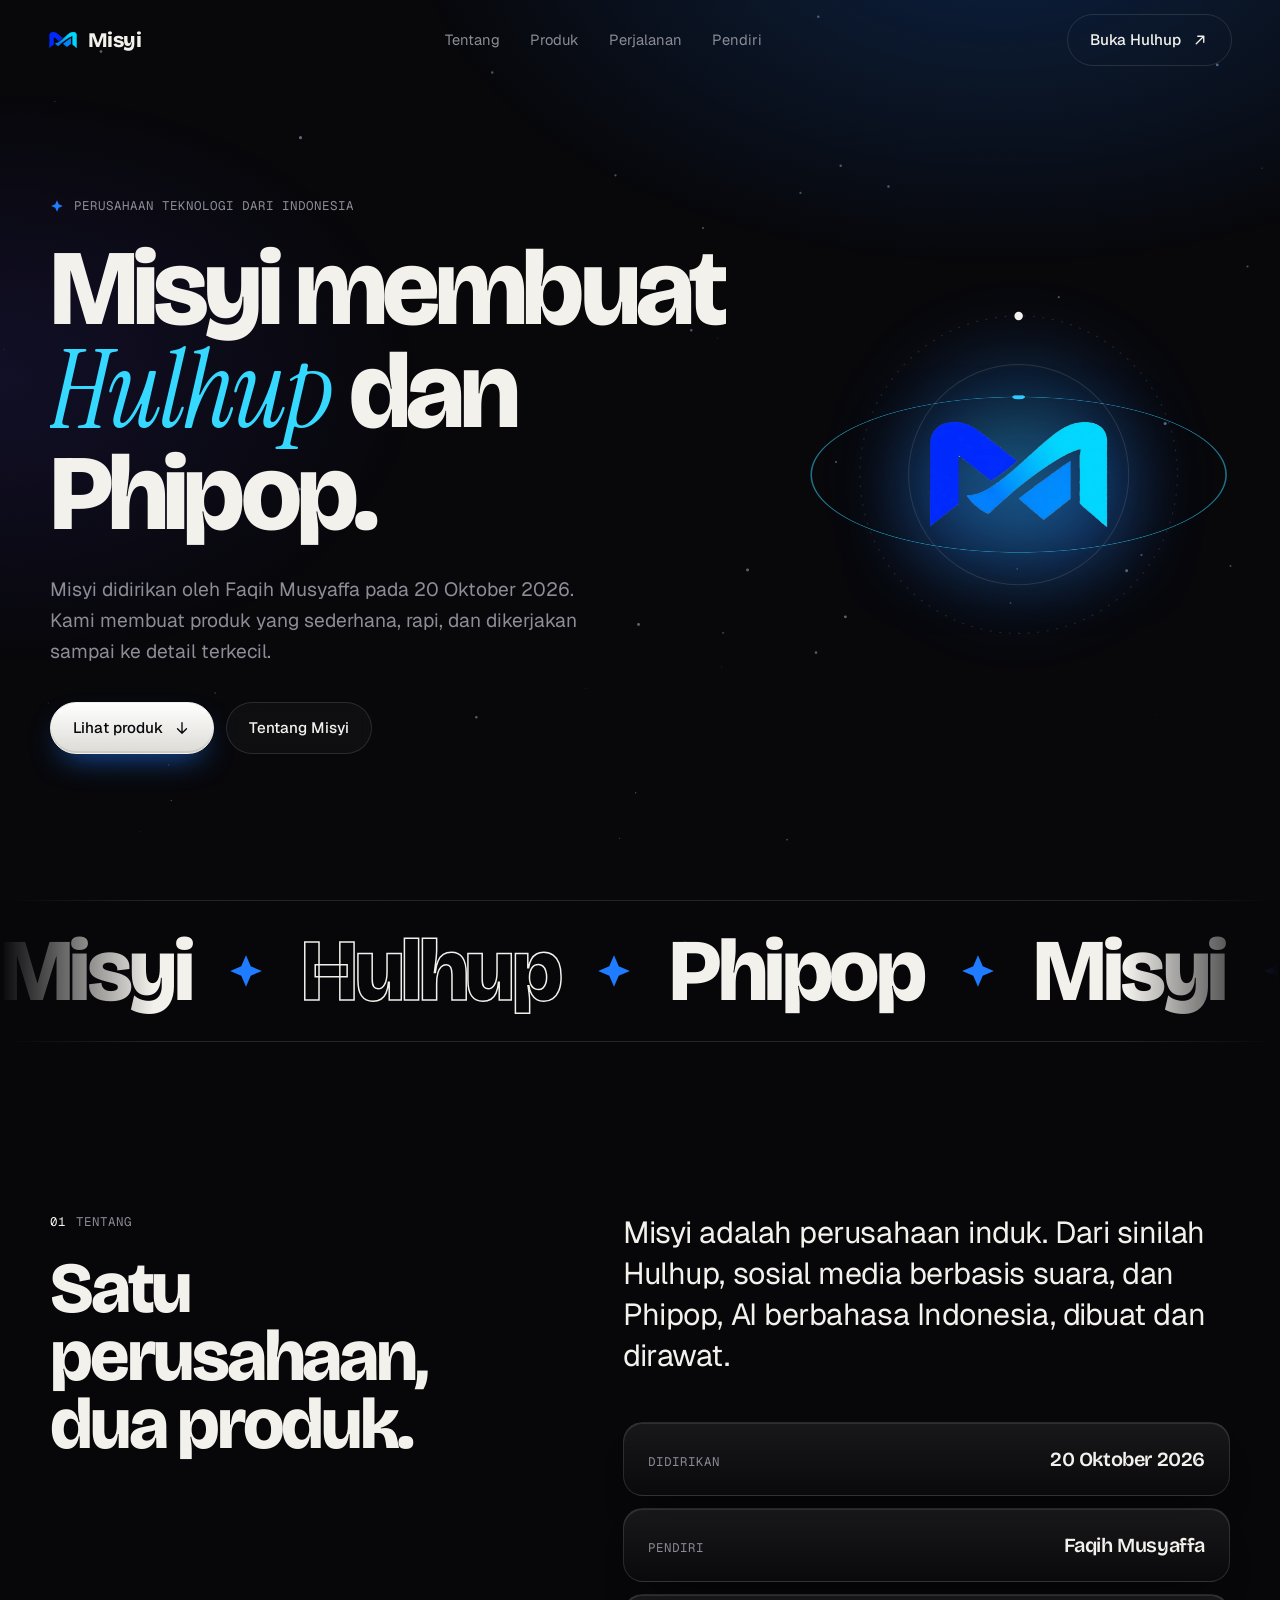
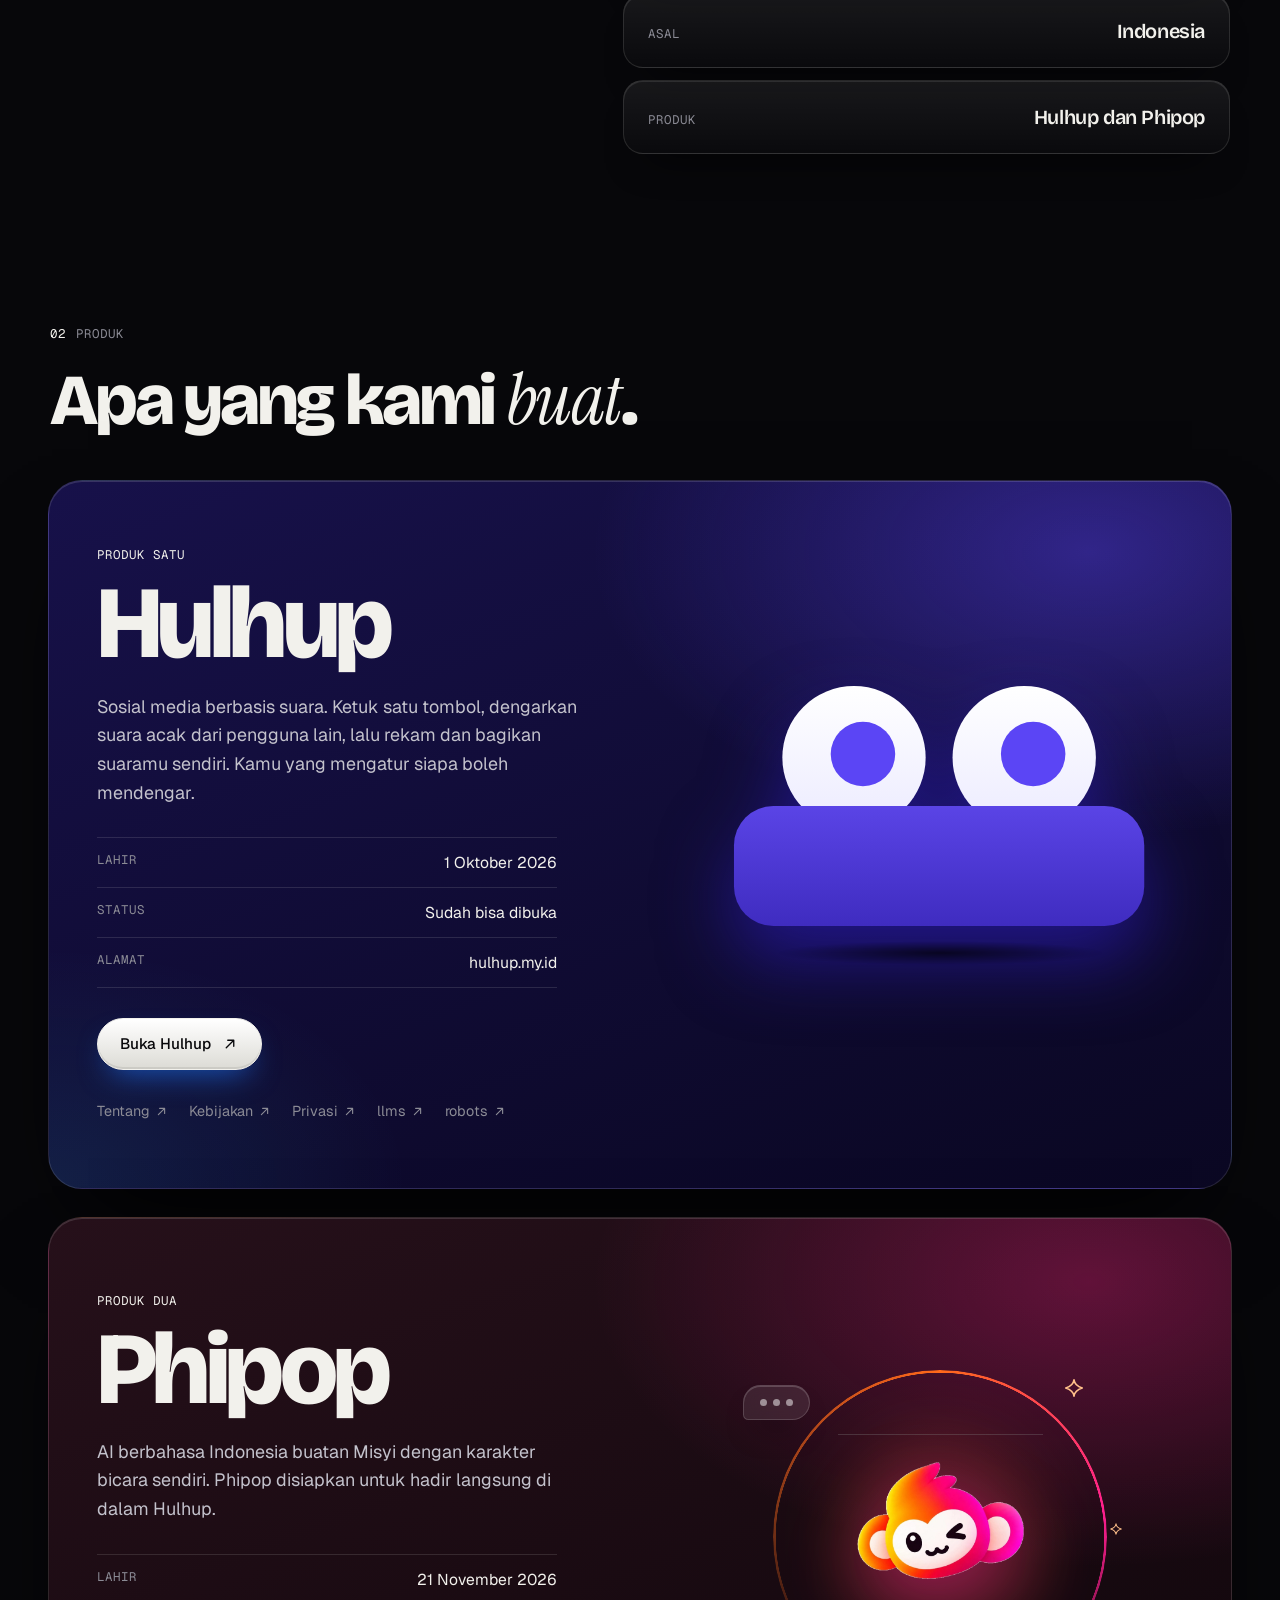
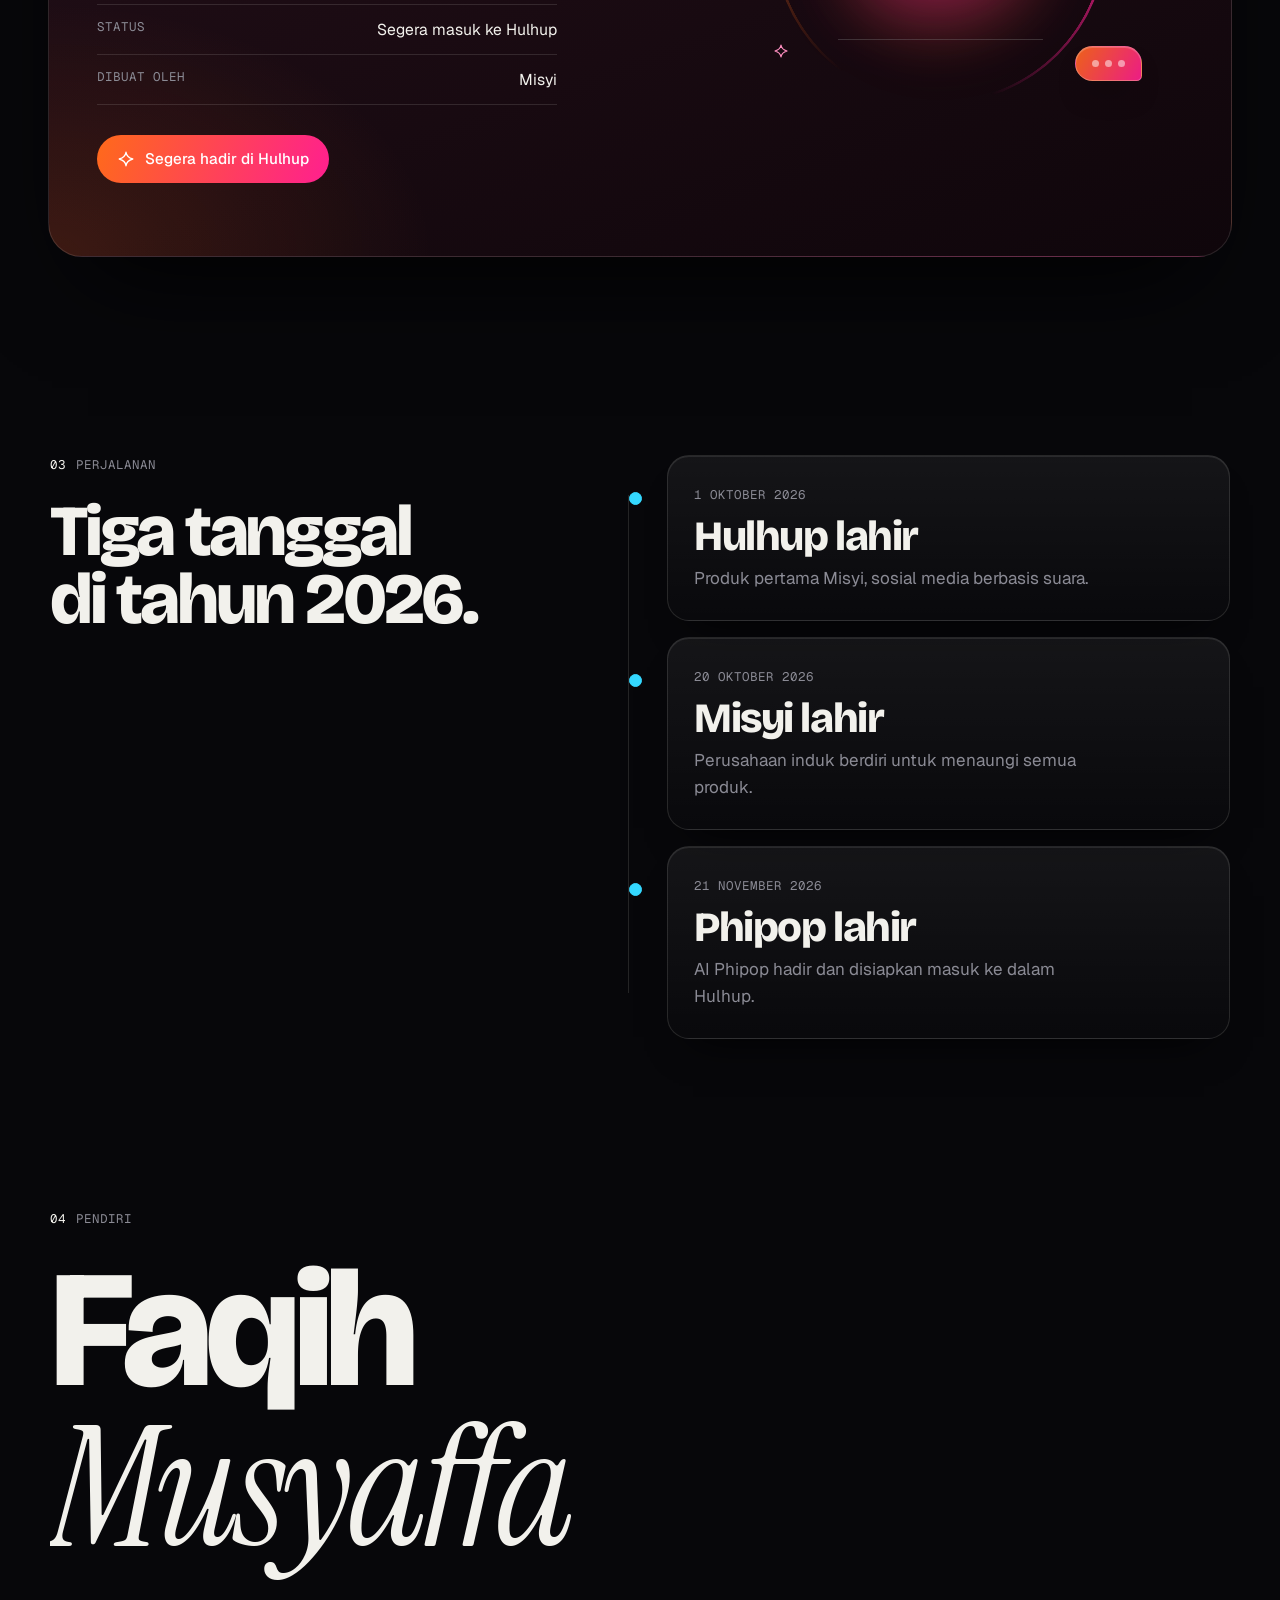
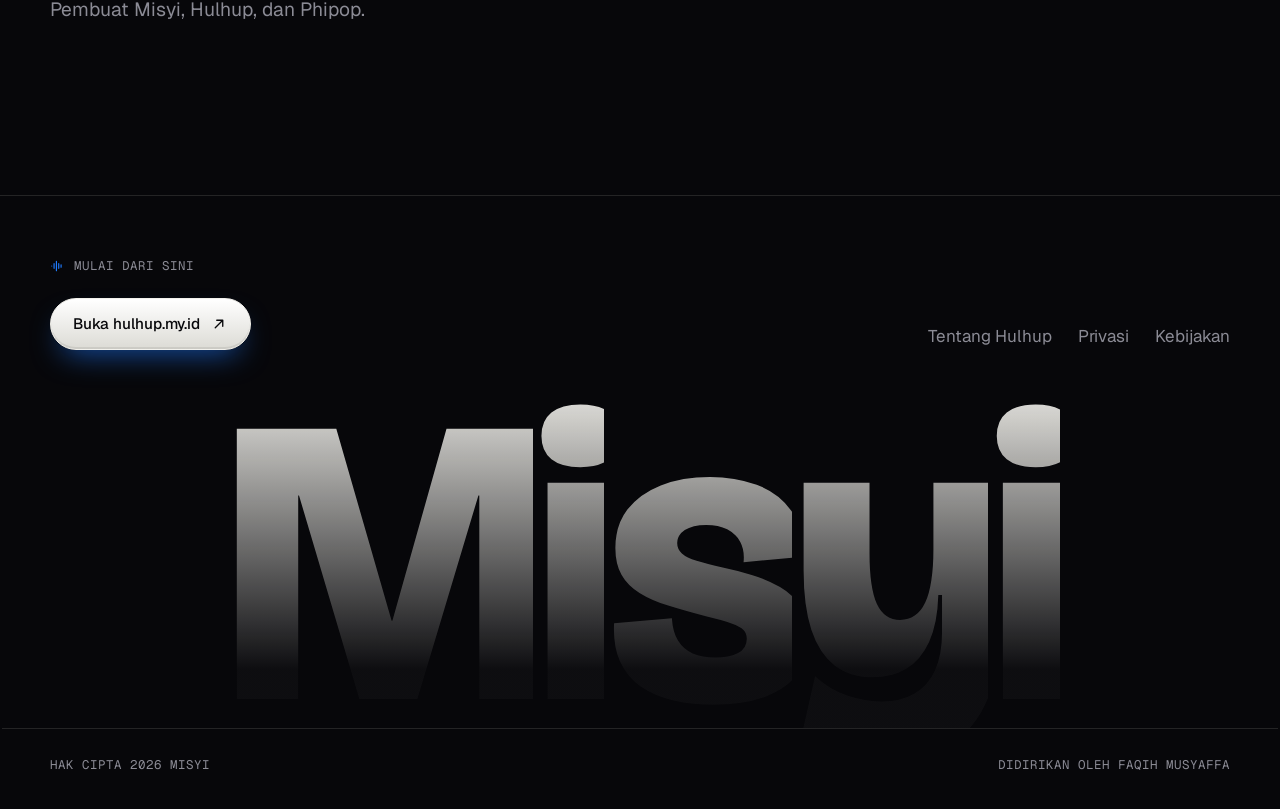
<file: index.html>
<!DOCTYPE html>
<html lang="id">
<head>
<meta charset="utf-8">
<meta name="viewport" content="width=device-width, initial-scale=1, viewport-fit=cover">
<title>Misyi, perusahaan di balik Hulhup dan Phipop</title>
<meta name="description" content="Misyi adalah perusahaan teknologi dari Indonesia yang didirikan Faqih Musyaffa. Produk kami: Hulhup dan Phipop.">
<meta name="theme-color" content="#07070a">
<link rel="icon" type="image/png" href="assets/misyi.png">
<link rel="apple-touch-icon" href="assets/misyi.png">
<link rel="preconnect" href="https://fonts.googleapis.com">
<link rel="preconnect" href="https://fonts.gstatic.com" crossorigin>
<link href="https://fonts.googleapis.com/css2?family=Bricolage+Grotesque:opsz,wght@12..96,400;12..96,600;12..96,800&family=Instrument+Serif:ital@1&family=Geist:wght@400;500;600&family=Geist+Mono:wght@400;500&display=swap" rel="stylesheet">
<link rel="canonical" href="https://misyi.my.id/">
<meta name="robots" content="index, follow, max-image-preview:large, max-snippet:-1">
<meta name="author" content="Faqih Musyaffa">
<meta property="og:type" content="website">
<meta property="og:site_name" content="Misyi">
<meta property="og:locale" content="id_ID">
<meta property="og:title" content="Misyi, perusahaan di balik Hulhup dan Phipop">
<meta property="og:description" content="Misyi adalah perusahaan teknologi dari Indonesia yang didirikan Faqih Musyaffa. Produk kami: Hulhup dan Phipop.">
<meta property="og:url" content="https://misyi.my.id/">
<meta property="og:image" content="https://misyi.my.id/assets/og.png">
<meta property="og:image:width" content="1200">
<meta property="og:image:height" content="630">
<meta name="twitter:card" content="summary_large_image">
<meta name="twitter:title" content="Misyi, perusahaan di balik Hulhup dan Phipop">
<meta name="twitter:description" content="Perusahaan teknologi dari Indonesia. Produk: Hulhup dan Phipop.">
<meta name="twitter:image" content="https://misyi.my.id/assets/og.png">
<link rel="sitemap" type="application/xml" href="/sitemap.xml">
<link rel="alternate" type="text/plain" href="/llms.txt" title="llms.txt">
<script type="application/ld+json">
{
  "@context": "https://schema.org",
  "@graph": [
    {
      "@type": "Organization",
      "@id": "https://misyi.my.id/#organization",
      "name": "Misyi",
      "url": "https://misyi.my.id/",
      "logo": "https://misyi.my.id/assets/misyi.png",
      "foundingDate": "2026-10-20",
      "foundingLocation": {"@type": "Country", "name": "Indonesia"},
      "founder": {"@type": "Person", "name": "Faqih Musyaffa"},
      "description": "Misyi adalah perusahaan teknologi dari Indonesia yang membuat Hulhup dan Phipop.",
      "brand": [
        {"@type": "Brand", "name": "Hulhup", "url": "https://hulhup.my.id/"},
        {"@type": "Brand", "name": "Phipop"}
      ]
    },
    {
      "@type": "WebSite",
      "@id": "https://misyi.my.id/#website",
      "url": "https://misyi.my.id/",
      "name": "Misyi",
      "inLanguage": "id",
      "publisher": {"@id": "https://misyi.my.id/#organization"}
    },
    {
      "@type": "SoftwareApplication",
      "name": "Hulhup",
      "url": "https://hulhup.my.id/",
      "applicationCategory": "SocialNetworkingApplication",
      "description": "Sosial media berbasis suara dari Misyi.",
      "datePublished": "2026-10-01",
      "publisher": {"@id": "https://misyi.my.id/#organization"}
    },
    {
      "@type": "SoftwareApplication",
      "name": "Phipop",
      "applicationCategory": "AI",
      "description": "AI berbahasa Indonesia buatan Misyi yang akan terintegrasi ke dalam Hulhup.",
      "datePublished": "2026-11-21",
      "publisher": {"@id": "https://misyi.my.id/#organization"}
    }
  ]
}
</script>
<noscript><style>#loader{display:none}body.loading{overflow:auto}.rv,.ln>span,.giant span{opacity:1!important;transform:none!important}</style></noscript>
<link rel="stylesheet" href="style.css">
</head>
<body class="loading">

<svg width="0" height="0" style="position:absolute" aria-hidden="true">
  <symbol id="i-arrow" viewBox="0 0 24 24"><path d="M7 17L17 7M9 7h8v8" fill="none" stroke="currentColor" stroke-width="1.8" stroke-linecap="round" stroke-linejoin="round"/></symbol>
  <symbol id="i-diamond" viewBox="0 0 24 24"><path d="M12 2l3 7 7 3-7 3-3 7-3-7-7-3 7-3z" fill="currentColor"/></symbol>
  <symbol id="i-down" viewBox="0 0 24 24"><path d="M12 5v14M6 13l6 6 6-6" fill="none" stroke="currentColor" stroke-width="1.8" stroke-linecap="round" stroke-linejoin="round"/></symbol>
  <symbol id="i-wave" viewBox="0 0 24 24"><path d="M3 12v0M7 8v8M11 4v16M15 8v8M19 10v4" fill="none" stroke="currentColor" stroke-width="2" stroke-linecap="round"/></symbol>
  <symbol id="i-spark" viewBox="0 0 24 24"><path d="M12 3c.6 4.6 3.4 7.4 9 9-5.6 1.6-8.4 4.4-9 9-.6-4.6-3.4-7.4-9-9 5.6-1.6 8.4-4.4 9-9z" fill="none" stroke="currentColor" stroke-width="1.8" stroke-linejoin="round"/></symbol>
</svg>

<div id="loader"><img src="assets/misyi.png" alt="" width="84" height="84"><i></i></div>
<canvas id="dust"></canvas>
<div class="light"></div>
<div class="bar" id="bar"></div>
<div class="cur" id="cur"></div>

<header class="nav" id="nav">
  <a href="#top" class="brand" aria-label="Misyi"><img src="assets/misyi.png" alt="" width="30" height="30"><span>Misyi</span></a>
  <nav aria-label="Utama">
    <a href="#tentang">Tentang</a>
    <a href="#produk">Produk</a>
    <a href="#perjalanan">Perjalanan</a>
    <a href="#pendiri">Pendiri</a>
  </nav>
  <a href="https://hulhup.my.id" target="_blank" rel="noopener" class="btn mag"><span>Buka Hulhup</span><svg><use href="#i-arrow"/></svg></a>
</header>

<main id="top">

  <!-- HERO -->
  <section class="hero wrap">
    <div class="hero-copy">
      <p class="mono kicker rv"><svg><use href="#i-diamond"/></svg> Perusahaan teknologi dari Indonesia</p>
      <h1 class="display">
        <span class="ln"><span>Misyi membuat</span></span>
        <span class="ln"><span><i class="serif">Hulhup</i> dan Phipop.</span></span>
      </h1>
      <p class="lead rv d2">Misyi didirikan oleh Faqih Musyaffa pada 20 Oktober 2026. Kami membuat produk yang sederhana, rapi, dan dikerjakan sampai ke detail terkecil.</p>
      <div class="row rv d3">
        <a href="#produk" class="btn btn-solid mag"><span>Lihat produk</span><svg><use href="#i-down"/></svg></a>
        <a href="#tentang" class="btn btn-line mag"><span>Tentang Misyi</span></a>
      </div>
    </div>

    <div class="hero-mark rv d2">
      <div class="par" data-p="-0.10">
        <div class="mk-in" id="mark">
          <div class="halo"></div>
          <svg class="orbit tilted" viewBox="0 0 400 400" aria-hidden="true">
            <ellipse cx="200" cy="200" rx="196" ry="196" class="o1"/>
            <g class="spin"><circle cx="200" cy="4" r="6"/></g>
          </svg>
          <svg class="orbit" viewBox="0 0 400 400" aria-hidden="true">
            <circle cx="200" cy="200" r="150" class="o2"/>
            <circle cx="200" cy="200" r="104" class="o3"/>
            <g class="spin rev"><circle cx="200" cy="50" r="4"/></g>
          </svg>
          <img src="assets/misyi.png" alt="Logo Misyi" width="512" height="512">
        </div>
      </div>
    </div>
  </section>

  <!-- MARQUEE -->
  <div class="marquee" aria-hidden="true">
    <div class="track">
      <span>Misyi</span><svg><use href="#i-diamond"/></svg><span class="out">Hulhup</span><svg><use href="#i-diamond"/></svg><span>Phipop</span><svg><use href="#i-diamond"/></svg>
      <span>Misyi</span><svg><use href="#i-diamond"/></svg><span class="out">Hulhup</span><svg><use href="#i-diamond"/></svg><span>Phipop</span><svg><use href="#i-diamond"/></svg>
      <span>Misyi</span><svg><use href="#i-diamond"/></svg><span class="out">Hulhup</span><svg><use href="#i-diamond"/></svg><span>Phipop</span><svg><use href="#i-diamond"/></svg>
      <span>Misyi</span><svg><use href="#i-diamond"/></svg><span class="out">Hulhup</span><svg><use href="#i-diamond"/></svg><span>Phipop</span><svg><use href="#i-diamond"/></svg>
    </div>
  </div>

  <!-- TENTANG -->
  <section id="tentang" class="sec wrap two">
    <div class="side">
      <p class="mono kicker rv"><span>01</span> Tentang</p>
      <h2 class="display h2">
        <span class="ln"><span>Satu perusahaan,</span></span>
        <span class="ln"><span>dua produk.</span></span>
      </h2>
    </div>
    <div class="main">
      <p class="big rv">Misyi adalah perusahaan induk. Dari sinilah Hulhup, sosial media berbasis suara, dan Phipop, AI berbahasa Indonesia, dibuat dan dirawat.</p>
      <dl class="facts">
        <div class="rv"><dt class="mono">Didirikan</dt><dd>20 Oktober 2026</dd></div>
        <div class="rv"><dt class="mono">Pendiri</dt><dd>Faqih Musyaffa</dd></div>
        <div class="rv"><dt class="mono">Asal</dt><dd>Indonesia</dd></div>
        <div class="rv"><dt class="mono">Produk</dt><dd>Hulhup dan Phipop</dd></div>
      </dl>
    </div>
  </section>

  <!-- PRODUK -->
  <section id="produk" class="sec">
    <div class="wrap head">
      <p class="mono kicker rv"><span>02</span> Produk</p>
      <h2 class="display h2">
        <span class="ln"><span>Apa yang kami <i class="serif">buat</i>.</span></span>
      </h2>
    </div>

    <div class="stack">
      <article class="panel hul" id="hul">
        <div class="spot"></div>
        <div class="wrap panel-in">
          <div class="p-copy">
            <p class="mono num">Produk satu</p>
            <h3 class="display">Hulhup</h3>
            <p class="p-lead">Sosial media berbasis suara. Ketuk satu tombol, dengarkan suara acak dari pengguna lain, lalu rekam dan bagikan suaramu sendiri. Kamu yang mengatur siapa boleh mendengar.</p>
            <dl class="meta">
              <div><dt class="mono">Lahir</dt><dd>1 Oktober 2026</dd></div>
              <div><dt class="mono">Status</dt><dd>Sudah bisa dibuka</dd></div>
              <div><dt class="mono">Alamat</dt><dd>hulhup.my.id</dd></div>
            </dl>
            <div class="row">
              <a href="https://hulhup.my.id" target="_blank" rel="noopener" class="btn btn-solid mag"><span>Buka Hulhup</span><svg><use href="#i-arrow"/></svg></a>
            </div>
            <ul class="pages">
              <li><a href="https://hulhup.my.id/about" target="_blank" rel="noopener">Tentang<svg><use href="#i-arrow"/></svg></a></li>
              <li><a href="https://hulhup.my.id/policy" target="_blank" rel="noopener">Kebijakan<svg><use href="#i-arrow"/></svg></a></li>
              <li><a href="https://hulhup.my.id/privacy" target="_blank" rel="noopener">Privasi<svg><use href="#i-arrow"/></svg></a></li>
              <li><a href="https://hulhup.my.id/llms" target="_blank" rel="noopener">llms<svg><use href="#i-arrow"/></svg></a></li>
              <li><a href="https://hulhup.my.id/robots" target="_blank" rel="noopener">robots<svg><use href="#i-arrow"/></svg></a></li>
            </ul>
          </div>
          <div class="p-art">
            <div class="char" id="char" title="Ketuk untuk berkedip">
              <svg viewBox="0 0 240 146" aria-label="Logo Hulhup" role="img">
                <defs>
                  <linearGradient id="gbar" x1="0" y1="0" x2="0" y2="1"><stop offset="0" stop-color="#5a44e6"/><stop offset="1" stop-color="#3f2cc0"/></linearGradient>
                  <linearGradient id="geye" x1="0" y1="0" x2="0" y2="1"><stop offset="0" stop-color="#ffffff"/><stop offset="1" stop-color="#ecebff"/></linearGradient>
                </defs>
                <g class="blink"><ellipse cx="72" cy="45" rx="40" ry="40" fill="url(#geye)"/><g class="pg"><circle cx="72" cy="43" r="18" fill="#5b45f5"/></g></g>
                <g class="blink"><ellipse cx="167" cy="45" rx="40" ry="40" fill="url(#geye)"/><g class="pg"><circle cx="167" cy="43" r="18" fill="#5b45f5"/></g></g>
                <rect x="5" y="72" width="229" height="67" rx="22" fill="url(#gbar)"/>
              </svg>
            </div>
            <div class="eq" aria-hidden="true"><i></i><i></i><i></i><i></i><i></i><i></i><i></i><i></i><i></i></div>
          </div>
        </div>
      </article>

      <article class="panel phi" id="phi">
        <div class="spot"></div>
        <div class="wrap panel-in">
          <div class="p-copy">
            <p class="mono num">Produk dua</p>
            <h3 class="display">Phipop</h3>
            <p class="p-lead">AI berbahasa Indonesia buatan Misyi dengan karakter bicara sendiri. Phipop disiapkan untuk hadir langsung di dalam Hulhup.</p>
            <dl class="meta">
              <div><dt class="mono">Lahir</dt><dd>21 November 2026</dd></div>
              <div><dt class="mono">Status</dt><dd>Segera masuk ke Hulhup</dd></div>
              <div><dt class="mono">Dibuat oleh</dt><dd>Misyi</dd></div>
            </dl>
            <div class="row">
              <span class="badge"><svg><use href="#i-spark"/></svg>Segera hadir di Hulhup</span>
            </div>
          </div>
          <div class="p-art">
            <div class="pmark" id="pmark">
              <i class="ring"></i>
              <div class="core"><img src="assets/phipop.png" alt="Logo Phipop" width="512" height="512"></div>
              <span class="bub b1"><i></i><i></i><i></i></span>
              <span class="bub b2"><i></i><i></i><i></i></span>
              <svg class="sp s1"><use href="#i-spark"/></svg>
              <svg class="sp s2"><use href="#i-spark"/></svg>
              <svg class="sp s3"><use href="#i-spark"/></svg>
            </div>
          </div>
        </div>
      </article>
    </div>
  </section>

  <!-- PERJALANAN -->
  <section id="perjalanan" class="sec wrap two">
    <div class="side">
      <p class="mono kicker rv"><span>03</span> Perjalanan</p>
      <h2 class="display h2">
        <span class="ln"><span>Tiga tanggal</span></span>
        <span class="ln"><span>di tahun 2026.</span></span>
      </h2>
    </div>
    <div class="main">
      <ol class="tl" id="tl">
        <li class="rv"><time class="mono">1 Oktober 2026</time><h3>Hulhup lahir</h3><p>Produk pertama Misyi, sosial media berbasis suara.</p></li>
        <li class="rv"><time class="mono">20 Oktober 2026</time><h3>Misyi lahir</h3><p>Perusahaan induk berdiri untuk menaungi semua produk.</p></li>
        <li class="rv"><time class="mono">21 November 2026</time><h3>Phipop lahir</h3><p>AI Phipop hadir dan disiapkan masuk ke dalam Hulhup.</p></li>
        <span class="rail"><b id="rail"></b></span>
      </ol>
    </div>
  </section>

  <!-- PENDIRI -->
  <section id="pendiri" class="sec wrap founder">
    <p class="mono kicker rv"><span>04</span> Pendiri</p>
    <h2 class="display name">
      <span class="ln"><span>Faqih</span></span>
      <span class="ln"><span><i class="serif">Musyaffa</i></span></span>
    </h2>
    <p class="lead rv">Pembuat Misyi, Hulhup, dan Phipop.</p>
  </section>

</main>

<footer class="foot">
  <div class="wrap foot-top">
    <div>
      <p class="mono kicker"><svg><use href="#i-wave"/></svg> Mulai dari sini</p>
      <a href="https://hulhup.my.id" target="_blank" rel="noopener" class="btn btn-solid mag"><span>Buka hulhup.my.id</span><svg><use href="#i-arrow"/></svg></a>
    </div>
    <ul class="flinks">
      <li><a href="https://hulhup.my.id/about" target="_blank" rel="noopener">Tentang Hulhup</a></li>
      <li><a href="https://hulhup.my.id/privacy" target="_blank" rel="noopener">Privasi</a></li>
      <li><a href="https://hulhup.my.id/policy" target="_blank" rel="noopener">Kebijakan</a></li>
    </ul>
  </div>
  <div class="giant" aria-hidden="true"><span>M</span><span>i</span><span>s</span><span>y</span><span>i</span></div>
  <div class="wrap foot-bot"><span class="mono">Hak cipta 2026 Misyi</span><span class="mono">Didirikan oleh Faqih Musyaffa</span></div>
</footer>

<script src="script.js"></script>
</body>
</html>
</file>
<file: style.css>
:root{
  --bg:#07070a; --ink:#f2f1ec; --mute:#8b8b95; --line:rgba(242,241,236,.12);
  --blue:#1f7bff; --cyan:#34d8ff; --violet:#5b45f5; --pink:#ff1f8f; --orange:#ff6a1a;
  --ease:cubic-bezier(.16,1,.3,1);
  --wrap:1180px; --pad:clamp(20px,5vw,48px);
}
*{box-sizing:border-box;margin:0;padding:0}
html{scroll-behavior:smooth;-webkit-text-size-adjust:100%}
body{
  background:var(--bg);color:var(--ink);
  font-family:'Geist',system-ui,-apple-system,'Segoe UI',sans-serif;font-size:1.0625rem;line-height:1.6;
  -webkit-font-smoothing:antialiased;overflow-x:hidden;
}
body.loading{overflow:hidden}
body::before{
  content:"";position:fixed;inset:0;z-index:90;pointer-events:none;opacity:.07;mix-blend-mode:overlay;
  background-image:url("data:image/svg+xml,%3Csvg xmlns='http://www.w3.org/2000/svg' width='160' height='160'%3E%3Cfilter id='n'%3E%3CfeTurbulence type='fractalNoise' baseFrequency='.9' numOctaves='2' stitchTiles='stitch'/%3E%3C/filter%3E%3Crect width='100%25' height='100%25' filter='url(%23n)'/%3E%3C/svg%3E");
}
img{display:block;max-width:100%;height:auto}
a{color:inherit;text-decoration:none}
svg{display:inline-block;flex:none}
::selection{background:var(--ink);color:var(--bg)}
.wrap{width:100%;max-width:calc(var(--wrap) + var(--pad)*2);margin:0 auto;padding-inline:var(--pad)}
.display{font-family:'Bricolage Grotesque','Geist',system-ui,sans-serif;font-weight:800;letter-spacing:-.045em;line-height:.95}
.serif{font-family:'Instrument Serif',Georgia,serif;font-style:italic;font-weight:400;letter-spacing:-.02em}
.mono{font-family:'Geist Mono',ui-monospace,Menlo,monospace;font-size:.78rem;letter-spacing:.08em;text-transform:uppercase;color:var(--mute);font-weight:400}

/* loader, bar, cursor */
#loader{position:fixed;inset:0;z-index:300;background:var(--bg);display:grid;place-items:center;transition:clip-path 1s var(--ease),opacity .4s .7s;clip-path:inset(0 0 0 0)}
#loader img{grid-area:1/1;animation:breathe 1.4s ease-in-out infinite}
#loader i{grid-area:1/1;width:150px;height:150px;border-radius:50%;border:1px solid var(--line);border-top-color:var(--ink);animation:spin 1.1s linear infinite}
#loader.done{clip-path:inset(0 0 100% 0);opacity:0;pointer-events:none}
@keyframes breathe{50%{transform:scale(.92);opacity:.7}}
@keyframes spin{to{transform:rotate(360deg)}}
.bar{position:fixed;top:0;left:0;height:2px;width:0;background:var(--ink);z-index:120}
.cur{position:fixed;left:0;top:0;width:12px;height:12px;margin:-6px 0 0 -6px;border-radius:50%;background:#fff;mix-blend-mode:difference;z-index:200;pointer-events:none;transition:width .35s var(--ease),height .35s var(--ease),margin .35s var(--ease),opacity .3s;opacity:0}
.cur.on{opacity:1}
.cur.big{width:52px;height:52px;margin:-26px 0 0 -26px}
@media (hover:none){.cur{display:none}}

/* nav */
.nav{
  position:fixed;top:0;left:0;right:0;z-index:100;
  display:flex;align-items:center;justify-content:space-between;gap:20px;
  padding:14px var(--pad);
  transition:background .5s,border-color .5s,backdrop-filter .5s,transform .6s var(--ease);
  border-bottom:1px solid transparent;
}
.nav.solid{background:rgba(7,7,10,.72);backdrop-filter:blur(18px);-webkit-backdrop-filter:blur(18px);border-color:var(--line)}
.nav.hide{transform:translateY(-100%)}
.brand{display:flex;align-items:center;gap:10px;font-family:'Bricolage Grotesque',sans-serif;font-weight:800;font-size:1.3rem;letter-spacing:-.03em}
.brand img{width:30px;height:30px;object-fit:contain}
.nav nav{display:flex;gap:30px}
.nav nav a{position:relative;font-size:.92rem;color:var(--mute);transition:color .3s;padding:6px 0}
.nav nav a::after{content:"";position:absolute;left:0;right:0;bottom:0;height:1px;background:var(--ink);transform:scaleX(0);transform-origin:right;transition:transform .5s var(--ease)}
.nav nav a:hover,.nav nav a.on{color:var(--ink)}
.nav nav a:hover::after,.nav nav a.on::after{transform:scaleX(1);transform-origin:left}

/* buttons */
.btn{
  position:relative;display:inline-flex;align-items:center;gap:10px;
  padding:13px 22px;border-radius:999px;font-weight:500;font-size:.95rem;
  border:1px solid var(--line);overflow:hidden;isolation:isolate;
  transition:transform .4s var(--ease),color .4s,border-color .4s;will-change:transform;
}
.btn svg{width:18px;height:18px;transition:transform .5s var(--ease)}
.btn::before{content:"";position:absolute;inset:0;z-index:-1;background:var(--ink);transform:translateY(101%);transition:transform .55s var(--ease)}
.btn:hover{color:var(--bg);border-color:var(--ink)}
.btn:hover::before{transform:none}
.btn:hover svg{transform:translate(2px,-2px)}
.btn-solid{background:var(--ink);color:var(--bg);border-color:var(--ink)}
.btn-solid::before{background:var(--blue)}
.btn-solid:hover{color:#fff;border-color:var(--blue)}
.btn-line{background:transparent}
.row{display:flex;flex-wrap:wrap;gap:12px;align-items:center}

/* reveal */
.rv{opacity:0;transform:translateY(28px);transition:opacity 1s var(--ease),transform 1s var(--ease)}
.rv.in{opacity:1;transform:none}
.d2{transition-delay:.15s}.d3{transition-delay:.3s}
.ln{display:block;overflow:hidden;padding-bottom:.12em;margin-bottom:-.12em}
.ln>span{display:inline-block;transform:translateY(112%) rotate(3deg);transform-origin:left bottom;transition:transform 1.2s var(--ease)}
.ln:nth-child(2)>span{transition-delay:.1s}
.ln:nth-child(3)>span{transition-delay:.2s}
.in .ln>span,.ln.in>span{transform:none}

.kicker{display:flex;align-items:center;gap:10px;margin-bottom:22px}
.kicker svg{width:14px;height:14px;color:var(--blue)}
.kicker span{color:var(--ink)}

/* hero */
.hero{min-height:100svh;display:grid;grid-template-columns:1.25fr .75fr;align-items:center;gap:clamp(20px,4vw,60px);padding-top:120px;padding-bottom:70px}
.hero h1{font-size:clamp(3rem,8.4vw,7.4rem);margin-bottom:30px}
.hero h1 .serif{color:var(--cyan)}
.lead{max-width:540px;color:var(--mute);font-size:clamp(1.02rem,1.6vw,1.2rem);margin-bottom:34px}
.hero-mark{position:relative;aspect-ratio:1;width:min(100%,430px);justify-self:center;display:grid;place-items:center;transition:transform .25s ease-out}
.hero-mark img{position:relative;width:46%;animation:float 7s ease-in-out infinite}
@keyframes float{50%{transform:translateY(-12px)}}
.orbit{position:absolute;inset:0;width:100%;height:100%;fill:none}
.orbit circle{stroke:var(--line);stroke-width:1}
.orbit .o2{stroke-dasharray:2 7}
.orbit .spin{transform-origin:200px 200px;animation:spin 14s linear infinite}
.orbit .spin circle{fill:var(--cyan);stroke:none}
.orbit .spin.rev{animation-duration:22s;animation-direction:reverse}
.orbit .spin.rev circle{fill:var(--ink)}

/* marquee */
.marquee{border-block:1px solid var(--line);overflow:hidden;padding:26px 0;user-select:none}
.track{display:flex;align-items:center;gap:36px;width:max-content;animation:slide 38s linear infinite}
.marquee:hover .track{animation-play-state:paused}
.track span{font-family:'Bricolage Grotesque',sans-serif;font-weight:800;font-size:clamp(2.6rem,7vw,5.5rem);letter-spacing:-.04em;line-height:1}
.track .out{color:transparent;-webkit-text-stroke:1.5px var(--ink)}
.track svg{width:clamp(22px,3vw,38px);height:clamp(22px,3vw,38px);color:var(--blue)}
@keyframes slide{to{transform:translateX(-25%)}}

/* sections */
.sec{padding-top:clamp(90px,14vw,170px)}
.h2{font-size:clamp(2.3rem,5.6vw,4.6rem)}
.two{display:grid;grid-template-columns:.9fr 1.1fr;gap:clamp(30px,6vw,90px);align-items:start}
.side{position:sticky;top:110px}
.big{font-size:clamp(1.3rem,2.5vw,1.9rem);line-height:1.35;letter-spacing:-.015em;margin-bottom:46px}
.facts{border-top:1px solid var(--line)}
.facts div{display:flex;justify-content:space-between;align-items:baseline;gap:20px;padding:20px 0;border-bottom:1px solid var(--line);transition:padding .5s var(--ease)}
.facts div:hover{padding-left:12px}
.facts dd{font-family:'Bricolage Grotesque',sans-serif;font-weight:600;font-size:1.25rem;letter-spacing:-.02em;text-align:right}

/* products */
.head{margin-bottom:46px}
.stack{padding:0 var(--pad);max-width:calc(var(--wrap) + var(--pad)*2 + 120px);margin:0 auto}
.panel{
  position:sticky;top:84px;min-height:min(78vh,640px);margin-bottom:28px;
  border-radius:34px;border:1px solid var(--line);overflow:hidden;
  display:flex;align-items:center;transform-origin:center top;
  transition:filter .4s;
}
.panel+.panel{top:104px}
.panel-in{display:grid;grid-template-columns:1.05fr .95fr;gap:clamp(24px,5vw,70px);align-items:center;padding-block:clamp(34px,5vw,64px)}
.hul{background:#0e0b2b}
.phi{background:#150b11}
.panel h3{font-size:clamp(3.2rem,8vw,6.6rem);margin:10px 0 20px}
.p-lead{font-size:1.12rem;color:#c3c2cc;max-width:480px;margin-bottom:30px}
.num{color:var(--ink)}
.meta{display:grid;gap:0;margin-bottom:30px;max-width:460px;border-top:1px solid var(--line)}
.meta div{display:flex;justify-content:space-between;gap:20px;padding:12px 0;border-bottom:1px solid var(--line)}
.meta dd{font-size:.98rem;text-align:right}
.pages{list-style:none;display:flex;flex-wrap:wrap;gap:8px 20px;margin-top:26px}
.pages a{display:inline-flex;align-items:center;gap:4px;color:var(--mute);font-size:.9rem;transition:color .3s}
.pages a svg{width:15px;height:15px;transition:transform .4s var(--ease)}
.pages a:hover{color:var(--ink)}
.pages a:hover svg{transform:translate(2px,-2px)}
.badge{display:inline-flex;align-items:center;gap:10px;padding:12px 20px;border-radius:999px;font-weight:500;font-size:.95rem;color:#fff;background:linear-gradient(110deg,var(--orange),var(--pink))}
.badge svg{width:18px;height:18px}
.p-art{position:relative;display:grid;place-items:center}



.panel:hover 
.eq{display:flex;align-items:flex-end;gap:6px;height:44px;margin-top:44px}
.eq i{width:5px;border-radius:3px;background:#8b7cff;height:30%;animation:eq 1.2s ease-in-out infinite}
.eq i:nth-child(2n){animation-duration:.9s}.eq i:nth-child(3n){animation-duration:1.5s}
.eq i:nth-child(1){animation-delay:-.1s}.eq i:nth-child(2){animation-delay:-.4s}.eq i:nth-child(3){animation-delay:-.7s}
.eq i:nth-child(4){animation-delay:-.2s}.eq i:nth-child(5){animation-delay:-.9s}.eq i:nth-child(6){animation-delay:-.5s}
.eq i:nth-child(7){animation-delay:-.3s}.eq i:nth-child(8){animation-delay:-.8s}.eq i:nth-child(9){animation-delay:-.6s}
@keyframes eq{50%{height:100%}}





/* timeline */
.tl{list-style:none;position:relative;padding-left:44px;display:grid;gap:14px}
.tl li{padding:26px 0 30px;border-bottom:1px solid var(--line);position:relative}
.tl li::before{content:"";position:absolute;left:-39px;top:36px;width:11px;height:11px;border-radius:50%;background:var(--bg);border:1.5px solid var(--mute);transition:border-color .5s,background .5s}
.tl li.in::before{border-color:var(--cyan);background:var(--cyan)}
.tl h3{font-family:'Bricolage Grotesque',sans-serif;font-weight:800;font-size:clamp(1.8rem,3.4vw,2.6rem);letter-spacing:-.035em;line-height:1.05;margin:8px 0 6px}
.tl p{color:var(--mute);max-width:420px}
.rail{position:absolute;left:5px;top:40px;bottom:46px;width:1px;background:var(--line)}
.rail b{display:block;width:100%;height:0;background:var(--cyan)}

/* founder */
.founder{text-align:left}
.name{font-size:clamp(3.4rem,13vw,11rem);margin-bottom:26px}
.name .serif{color:var(--ink)}

/* footer */
.foot{margin-top:clamp(90px,14vw,170px);border-top:1px solid var(--line);padding-top:60px;overflow:hidden}
.foot-top{display:flex;justify-content:space-between;align-items:flex-end;gap:30px;flex-wrap:wrap}
.flinks{list-style:none;display:flex;gap:26px;flex-wrap:wrap}
.flinks a{color:var(--mute);transition:color .3s}
.flinks a:hover{color:var(--ink)}
.giant{display:flex;justify-content:center;font-family:'Bricolage Grotesque',sans-serif;font-weight:800;font-size:clamp(7rem,32vw,28rem);letter-spacing:-.06em;line-height:.8;margin-top:50px;color:transparent;-webkit-text-stroke:1.5px rgba(242,241,236,.28);user-select:none}
.giant span{display:inline-block;transform:translateY(40%);opacity:0;transition:transform 1.2s var(--ease),opacity 1.2s var(--ease),color .5s}
.giant.in span{transform:none;opacity:1}
.giant span:nth-child(2){transition-delay:.08s}.giant span:nth-child(3){transition-delay:.16s}.giant span:nth-child(4){transition-delay:.24s}.giant span:nth-child(5){transition-delay:.32s}
.giant span:hover{color:var(--ink)}
.foot-bot{display:flex;justify-content:space-between;gap:20px;flex-wrap:wrap;padding-block:26px 34px;border-top:1px solid var(--line)}

/* responsive */
@media (max-width:900px){
  .nav nav{display:none}
  .hero{grid-template-columns:1fr;padding-top:110px;min-height:auto;gap:40px}
  .hero-mark{width:min(78%,320px);order:-1;justify-self:start}
  .two{grid-template-columns:1fr}
  .side{position:static}
  .panel{position:relative;top:auto!important;min-height:0}
  .panel-in{grid-template-columns:1fr}
  .p-art{order:-1;justify-self:start}
  
  
  .eq{display:none}
}
@media (max-width:480px){
  .nav .btn{padding:10px 16px;font-size:.88rem}
  .facts dd{font-size:1.05rem}
  .stack{padding:0 14px}
  .panel{border-radius:26px}
}
@media (prefers-reduced-motion:reduce){
  *,*::before,*::after{animation-duration:.01ms!important;animation-iteration-count:1!important;transition-duration:.01ms!important}
  .rv,.ln>span,.giant span{opacity:1;transform:none}
}

/* ===== depth layer ===== */
.light{position:fixed;inset:0;z-index:-1;pointer-events:none;background:radial-gradient(900px 520px at 78% -8%,rgba(31,123,255,.22),transparent 65%),radial-gradient(700px 480px at 0% 42%,rgba(91,69,245,.12),transparent 60%)}
#dust{position:fixed;inset:0;width:100%;height:100%;z-index:-1;pointer-events:none}

.hero-mark{perspective:900px}
.par{width:100%;height:100%;display:grid;place-items:center;will-change:transform}
.mk-in{position:relative;width:100%;height:100%;display:grid;place-items:center;transition:transform .25s ease-out;transform-style:preserve-3d}
.halo{position:absolute;inset:14%;border-radius:50%;background:radial-gradient(circle,rgba(52,216,255,.38),rgba(31,123,255,.2) 45%,transparent 70%);filter:blur(30px);animation:halo 6s ease-in-out infinite}
@keyframes halo{50%{transform:scale(1.2);opacity:.7}}
.hero-mark img{filter:drop-shadow(0 30px 40px rgba(31,123,255,.5))}
.orbit.tilted{transform:rotateX(68deg)}
.orbit.tilted .o1{stroke:rgba(52,216,255,.5);stroke-width:1.5}

.btn-solid{background:linear-gradient(180deg,#fff,#dcdbd5);box-shadow:0 14px 30px -12px rgba(31,123,255,.7),inset 0 -2px 0 rgba(0,0,0,.08)}
.btn-line{backdrop-filter:blur(8px);background:rgba(255,255,255,.03)}
.marquee{-webkit-mask:linear-gradient(90deg,transparent,#000 12%,#000 88%,transparent);mask:linear-gradient(90deg,transparent,#000 12%,#000 88%,transparent)}

.facts{border:0;display:grid;gap:12px}
.facts div{border:1px solid var(--line);border-radius:20px;padding:20px 24px;background:linear-gradient(180deg,rgba(255,255,255,.07),rgba(255,255,255,.015));box-shadow:inset 0 1px 0 rgba(255,255,255,.1),0 24px 40px -26px #000;transition:transform .5s var(--ease),border-color .4s}
.facts div:hover{padding-left:24px;transform:translateY(-3px);border-color:rgba(52,216,255,.4)}
.tl{gap:16px}
.tl li{padding:24px 26px 28px;border:1px solid var(--line);border-radius:22px;background:linear-gradient(180deg,rgba(255,255,255,.06),rgba(255,255,255,.012));box-shadow:inset 0 1px 0 rgba(255,255,255,.09),0 24px 40px -26px #000;transition:transform .5s var(--ease),border-color .4s,opacity 1s var(--ease)}
.tl li:hover{transform:translateX(6px);border-color:rgba(52,216,255,.4)}

.panel{box-shadow:0 50px 100px -40px #000,inset 0 1px 0 rgba(255,255,255,.14)}
.hul{background:radial-gradient(800px 460px at 88% 10%,rgba(91,69,245,.42),transparent 62%),radial-gradient(600px 400px at 0% 100%,rgba(52,216,255,.10),transparent 60%),linear-gradient(160deg,#17114a,#0a0722)}
.phi{background:radial-gradient(800px 460px at 88% 10%,rgba(255,31,143,.30),transparent 62%),radial-gradient(640px 420px at 0% 100%,rgba(255,106,26,.16),transparent 60%),linear-gradient(160deg,#26101a,#0f060b)}
.spot{position:absolute;inset:0;pointer-events:none;opacity:0;transition:opacity .4s;background:radial-gradient(520px circle at var(--sx,50%) var(--sy,50%),rgba(255,255,255,.09),transparent 45%)}
.panel:hover .spot{opacity:1}
.panel-in{position:relative}

/* hulhup character */
.char{position:relative;width:min(100%,430px);transition:transform .25s ease-out;transform-style:preserve-3d;cursor:pointer;-webkit-tap-highlight-color:transparent}
.char svg{width:100%;display:block;overflow:visible;animation:float 6s ease-in-out infinite;filter:drop-shadow(0 34px 36px rgba(40,25,170,.7))}
.char::after{content:"";position:absolute;left:12%;right:12%;bottom:-10%;height:9%;border-radius:50%;background:radial-gradient(ellipse,rgba(0,0,0,.65),transparent 70%);animation:fshadow 6s ease-in-out infinite}
@keyframes fshadow{50%{transform:scale(.82);opacity:.6}}
.blink{transform-box:fill-box;transform-origin:50% 50%;animation:blink 5.5s infinite}
.char.b .blink{animation:blinknow .3s}
@keyframes blink{0%,92%,100%{transform:scaleY(1)}95%{transform:scaleY(.08)}}
@keyframes blinknow{50%{transform:scaleY(.08)}}
.pg{transform:translate(5px,0);transition:transform .18s ease-out}
.eq{margin-top:54px}

/* phipop */
.pmark{position:relative;width:min(100%,380px);aspect-ratio:1;display:grid;place-items:center;transition:transform .25s ease-out;transform-style:preserve-3d}
.pmark .ring{position:absolute;inset:6%;border-radius:50%;background:conic-gradient(from 0deg,var(--orange),var(--pink),rgba(255,31,143,0) 45%,rgba(255,106,26,0) 60%,var(--orange));-webkit-mask:radial-gradient(farthest-side,transparent calc(100% - 3px),#000 calc(100% - 2.5px));mask:radial-gradient(farthest-side,transparent calc(100% - 3px),#000 calc(100% - 2.5px));animation:spin 9s linear infinite}
.pmark .core{position:relative;width:54%;display:grid;place-items:center;animation:float 6s ease-in-out infinite}
.pmark .core::before{content:"";position:absolute;inset:-10%;border-radius:50%;background:radial-gradient(circle,rgba(255,60,120,.4),rgba(255,106,26,.12) 55%,transparent 72%);filter:blur(26px)}
.pmark img{position:relative;width:100%;filter:drop-shadow(0 28px 36px rgba(255,31,143,.35))}
.bub{position:absolute;display:flex;gap:6px;padding:13px 16px;border-radius:20px 20px 20px 6px;background:rgba(255,255,255,.09);border:1px solid rgba(255,255,255,.16);backdrop-filter:blur(10px);-webkit-backdrop-filter:blur(10px);box-shadow:0 18px 30px -14px rgba(0,0,0,.7),inset 0 1px 0 rgba(255,255,255,.18)}
.bub i{width:7px;height:7px;border-radius:50%;background:#fff;opacity:.5;animation:dot 1.2s ease-in-out infinite}
.bub i:nth-child(2){animation-delay:.15s}.bub i:nth-child(3){animation-delay:.3s}
@keyframes dot{40%{transform:translateY(-5px);opacity:1}}
.b1{left:-2%;top:10%;animation:bob1 5s ease-in-out infinite}
.b2{right:-3%;bottom:12%;border-radius:20px 20px 6px 20px;background:linear-gradient(120deg,rgba(255,106,26,.92),rgba(255,31,143,.92));border-color:rgba(255,255,255,.25);animation:bob2 6s ease-in-out infinite}
@keyframes bob1{50%{transform:translate(6px,-10px)}}
@keyframes bob2{50%{transform:translate(-8px,10px)}}
.sp{position:absolute;width:22px;height:22px;color:#ffc08a;animation:tw 3s ease-in-out infinite}
.s1{right:12%;top:8%}.s2{left:6%;bottom:18%;width:16px;height:16px;animation-delay:-1s;color:#ff8fc0}.s3{right:2%;top:46%;width:14px;height:14px;animation-delay:-2s}
@keyframes tw{50%{transform:scale(.4) rotate(40deg);opacity:.3}}

.giant span{background:linear-gradient(180deg,rgba(242,241,236,.9),rgba(242,241,236,.03) 82%);-webkit-background-clip:text;background-clip:text;color:transparent;-webkit-text-stroke:0}
.giant span:hover{filter:brightness(1.5)}

@media (max-width:900px){
  .char{width:min(80%,300px)}
  .pmark{width:min(88%,300px)}
  .eq{display:none}
}
</file>
